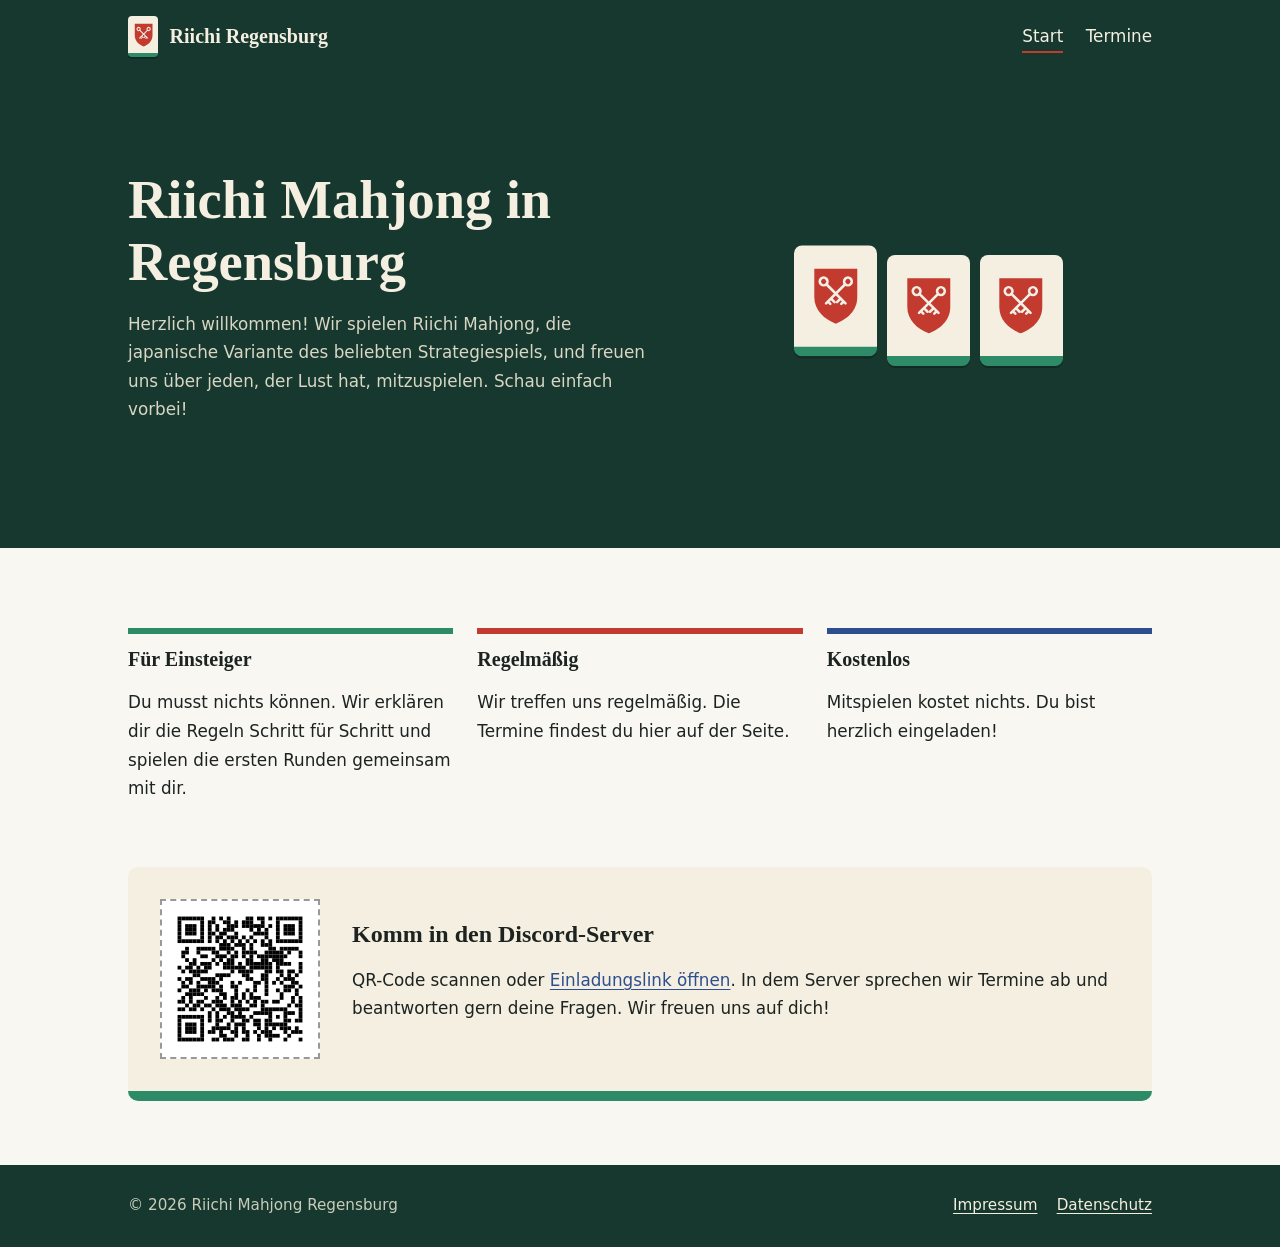
<file: index.html>
<!DOCTYPE html>
<html lang="de">

<head>
  <meta charset="utf-8">
  <meta name="viewport" content="width=device-width, initial-scale=1">
  <title>Start – Riichi Mahjong Regensburg</title>
  <meta name="description" content="Riichi Mahjong spielen in Regensburg – Einsteiger willkommen.">
  <link rel="stylesheet" href="css/style.css">
</head>

<body>
  <header class="site-header">
    <div class="wrap">
      <a class="brand" href="index.html"><svg width="0" height="0" style="position:absolute" aria-hidden="true">
          <symbol id="wappen" viewBox="0 0 60 72">
            <path d="M5 5h50v33c0 16-12 26-25 31C17 64 5 54 5 38Z" fill="#c23b2e" />
            <g transform="rotate(45 30 34)">
              <g fill="none" stroke="#f1efe6" stroke-width="3" stroke-linecap="round">
                <circle cx="30" cy="14" r="4.5" />
                <path d="M30 19V50M30 42h6M30 47h4" />
              </g>
            </g>
            <g transform="translate(60 0) scale(-1 1) rotate(45 30 34)">
              <g fill="none" stroke="#f1efe6" stroke-width="3" stroke-linecap="round">
                <circle cx="30" cy="14" r="4.5" />
                <path d="M30 19V50M30 42h6M30 47h4" />
              </g>
            </g>
          </symbol>
        </svg><span class="tile"><svg viewBox="0 0 60 72">
            <use href="#wappen" />
          </svg></span>Riichi Regensburg</a>
      <nav aria-label="Hauptnavigation">
        <ul>
          <li><a href="index.html" aria-current="page">Start</a>
          </li>
          <li><a href="termine.html">Termine</a></li>
          <!-- </li><li><a href="spielregeln.html">Spielart</a></li>-->
        </ul>
      </nav>
    </div>
  </header>
  <section class="hero">
    <div class="wrap">
      <div>
        <h1>Riichi Mahjong in Regensburg</h1>
        <p>Herzlich willkommen! Wir spielen Riichi Mahjong, die japanische Variante des beliebten Strategiespiels, und
          freuen uns über jeden, der Lust hat, mitzuspielen. Schau einfach vorbei!</p>
        <!-- <a class="btn" href="#join-h">Mitspielen</a> -->
        <!-- <a class="btn ghost" href="spielregeln.html">Spielart</a>-->
      </div>
      <div class="hand" id="hand" aria-hidden="true">
        <span class="tile"><svg viewBox="0 0 60 72">
            <use href="#wappen" />
          </svg></span>
        <span class="tile"><svg viewBox="0 0 60 72">
            <use href="#wappen" />
          </svg></span>
        <span class="tile"><svg viewBox="0 0 60 72">
            <use href="#wappen" />
          </svg></span>
      </div>
    </div>
  </section>
  <main>
    <div class="wrap">
      <div class="facts">
        <section class="fact">
          <h2>Für Einsteiger</h2>
          <p>Du musst nichts können. Wir erklären dir die Regeln Schritt für Schritt und spielen die ersten Runden
            gemeinsam mit dir.</p>
        </section>
        <section class="fact">
          <h2>Regelmäßig</h2>
          <p>Wir treffen uns regelmäßig. Die Termine findest du hier auf der Seite.</p>
        </section>
        <section class="fact">
          <h2>Kostenlos</h2>
          <p>Mitspielen kostet nichts. Du bist herzlich eingeladen!</p>
        </section>
      </div>
      <section class="join" aria-labelledby="join-h">
        <div class="qr">
          <img src="img/discord-qr.svg" alt="QR-Code zur Discord-Server">
        </div>
        <div>
          <h2 id="join-h">Komm in den Discord-Server</h2>
          <p>QR-Code scannen oder <a href="https://discord.gg/yTQrak9PEv">Einladungslink öffnen</a>. In dem Server
            sprechen wir Termine ab und beantworten gern deine Fragen. Wir freuen uns auf dich!</p>
        </div>
      </section>
    </div>
  </main>
  <footer class="site-footer">
    <div class="wrap">
      <span>© 2026 Riichi Mahjong Regensburg</span>
      <ul>
        <li><a href="impressum.html">Impressum</a></li>
        <li><a href="datenschutz.html">Datenschutz</a></li>
      </ul>
    </div>
  </footer>
  <script>
    var tiles = document.querySelectorAll("#hand .tile");
    if (tiles.length) {
      var pick = tiles[Math.floor(Math.random() * tiles.length)];
      pick.classList.add("raised");
    }
  </script>
</body>

</html>
</file>
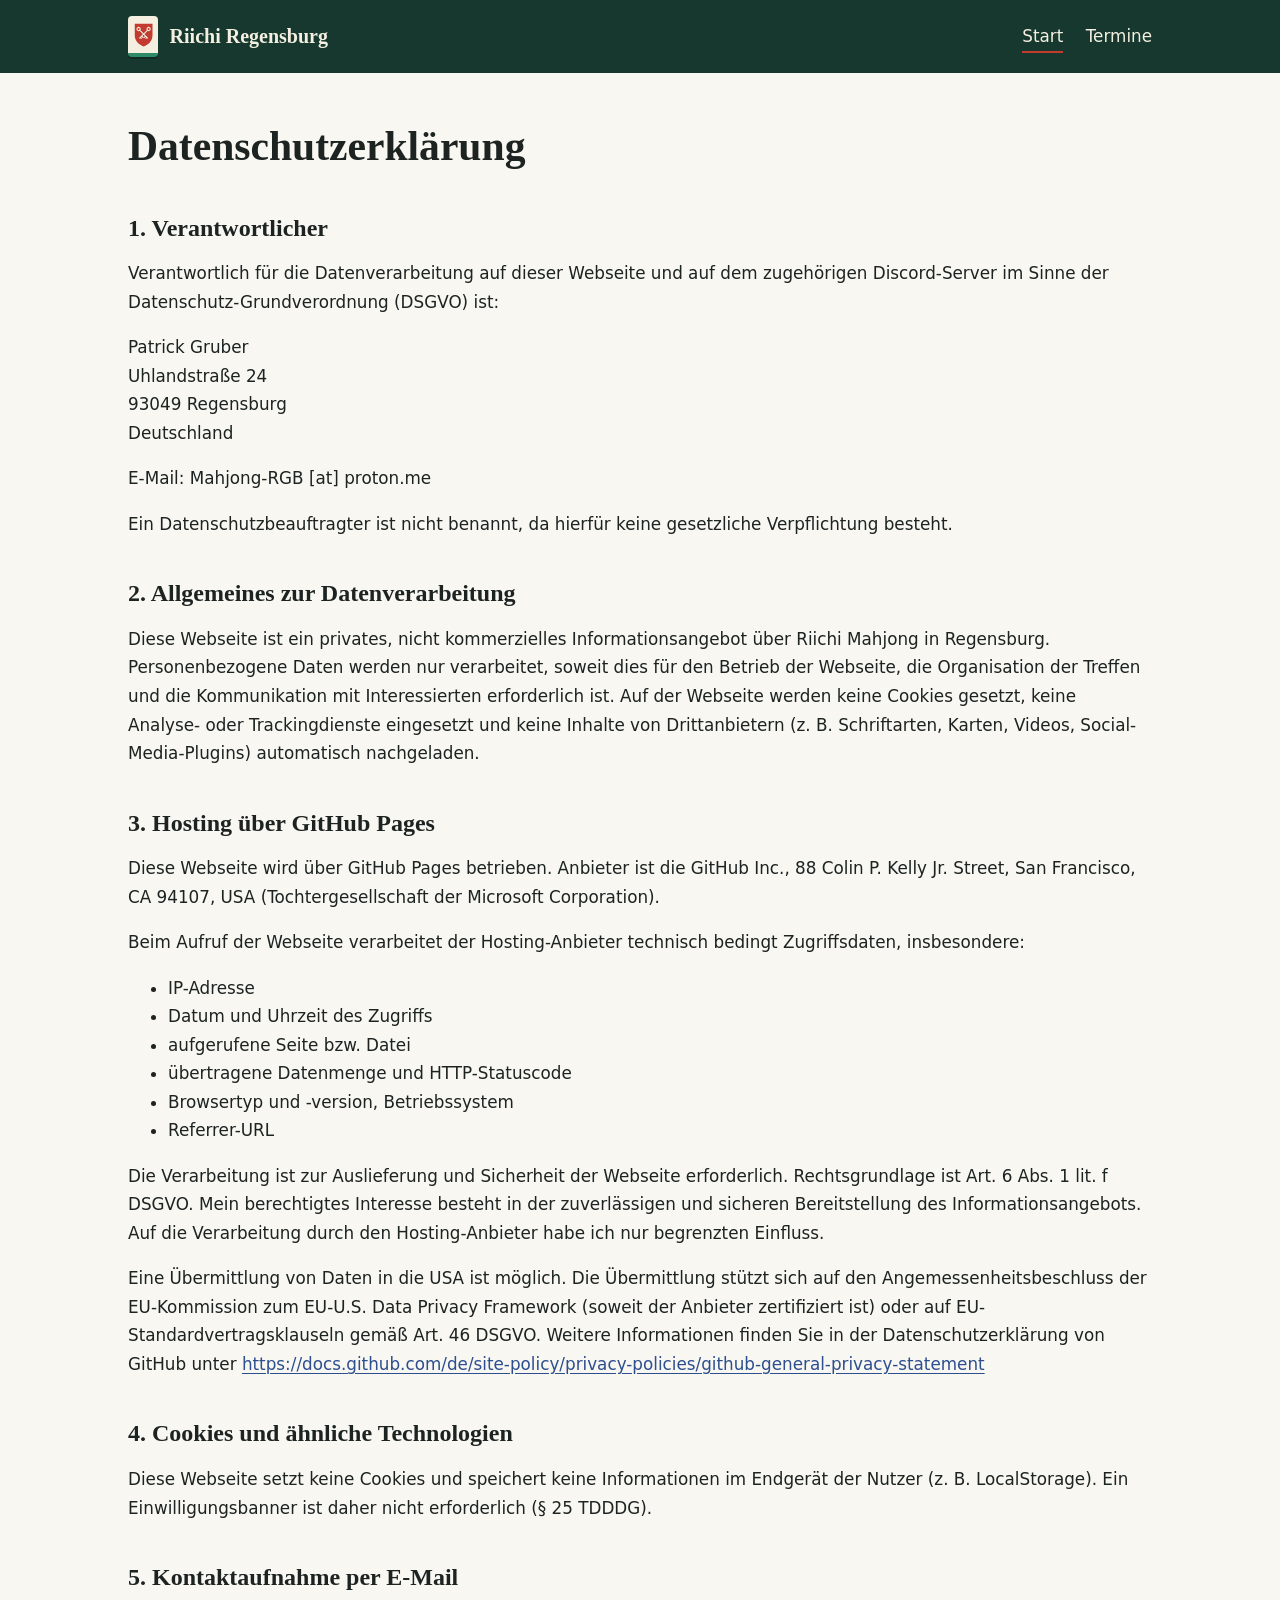
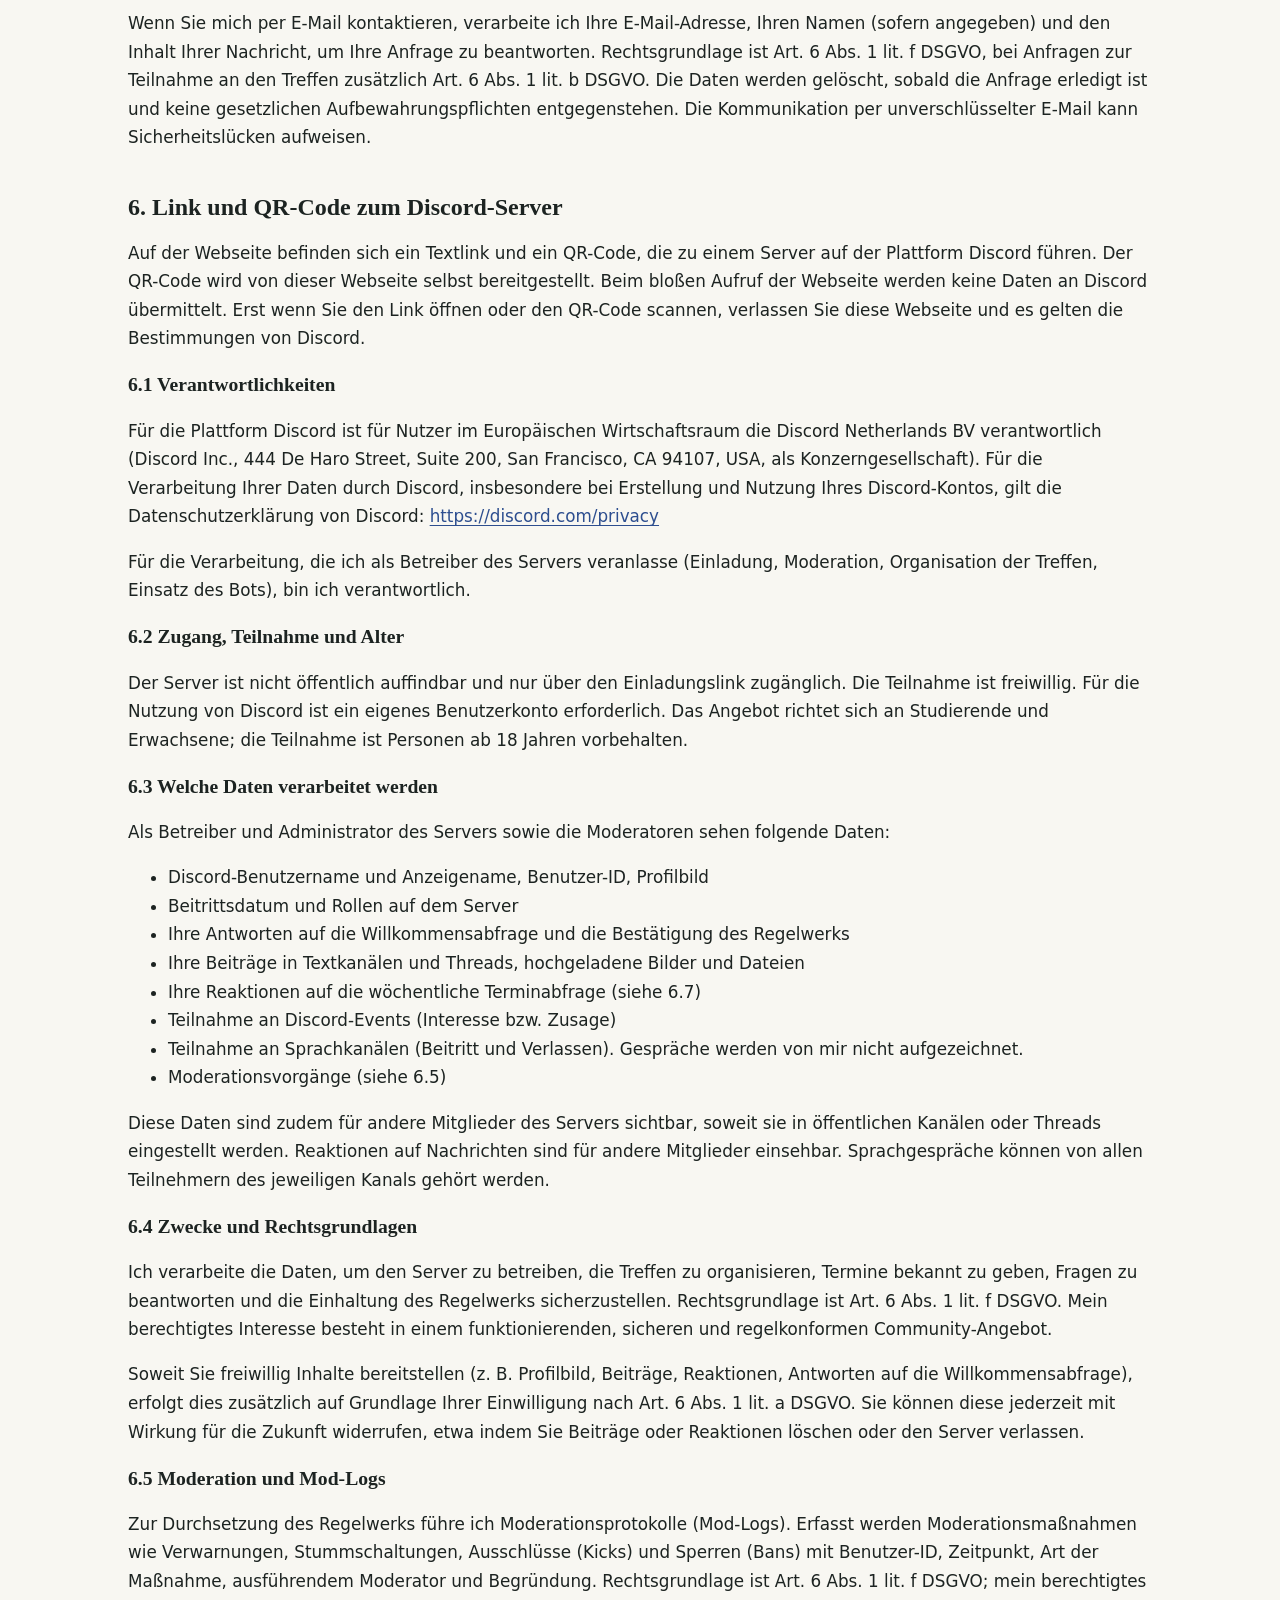
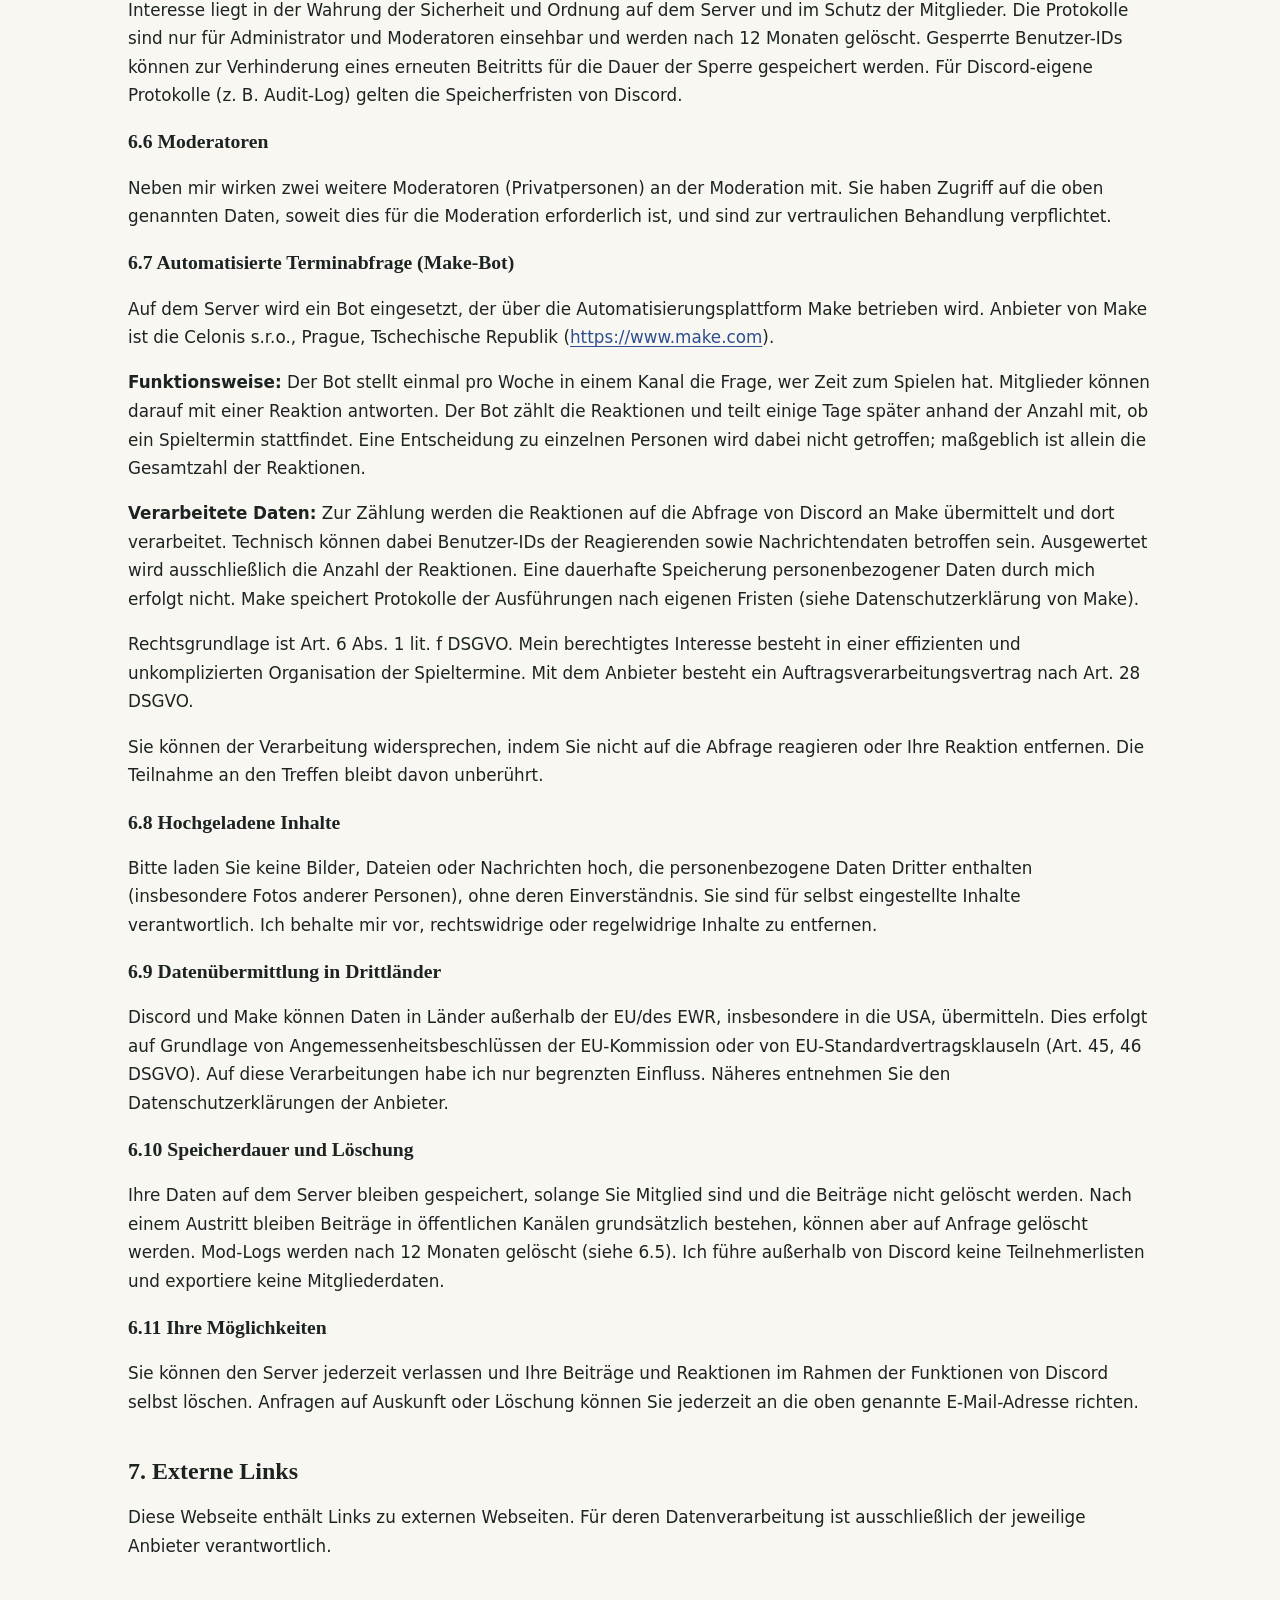
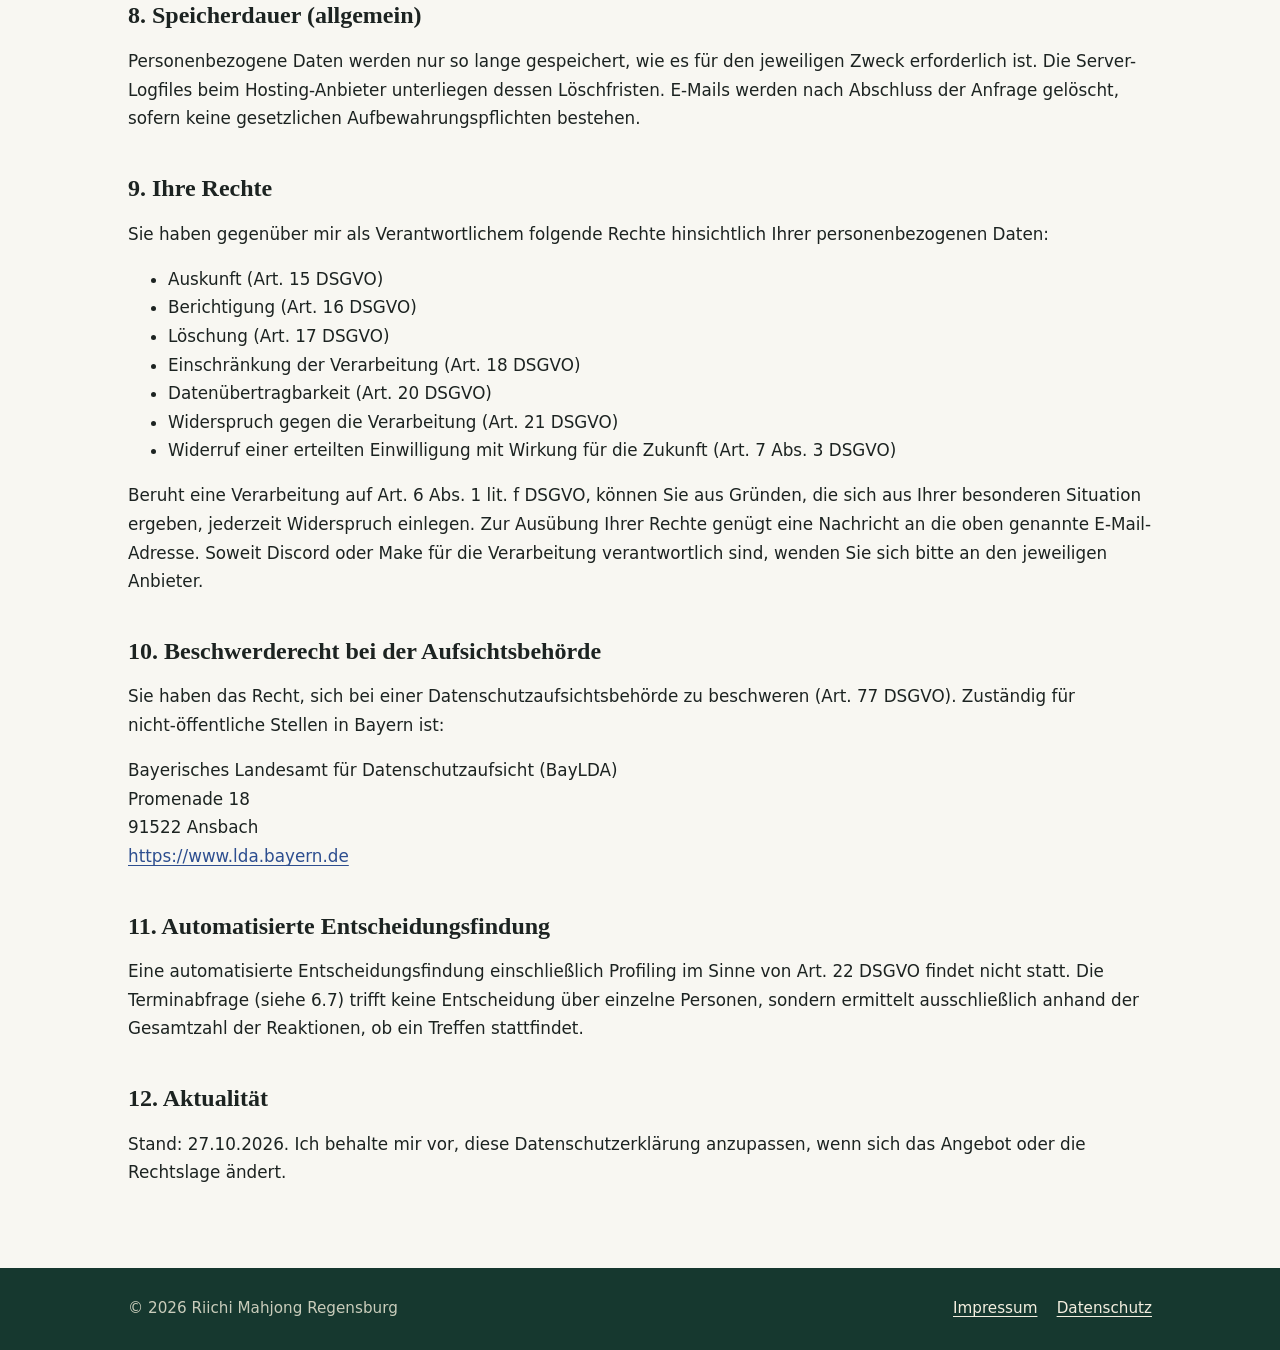
<file: datenschutz.html>
<!DOCTYPE html>
<html lang="de">

<head>
  <meta charset="utf-8">
  <meta name="viewport" content="width=device-width, initial-scale=1">
  <title>Datenschutz – Riichi Mahjong Regensburg</title>
  <meta name="description" content="Datenschutzerklärung">
  <link rel="stylesheet" href="css/style.css">
</head>

<body>
  <header class="site-header">
    <div class="wrap">
      <a class="brand" href="index.html"><svg width="0" height="0" style="position:absolute" aria-hidden="true">
          <symbol id="wappen" viewBox="0 0 60 72">
            <path d="M5 5h50v33c0 16-12 26-25 31C17 64 5 54 5 38Z" fill="#c23b2e" />
            <g transform="rotate(45 30 34)">
              <g fill="none" stroke="#f1efe6" stroke-width="3" stroke-linecap="round">
                <circle cx="30" cy="14" r="4.5" />
                <path d="M30 19V50M30 42h6M30 47h4" />
              </g>
            </g>
            <g transform="translate(60 0) scale(-1 1) rotate(45 30 34)">
              <g fill="none" stroke="#f1efe6" stroke-width="3" stroke-linecap="round">
                <circle cx="30" cy="14" r="4.5" />
                <path d="M30 19V50M30 42h6M30 47h4" />
              </g>
            </g>
          </symbol>
        </svg><span class="tile"><svg viewBox="0 0 60 72">
            <use href="#wappen" />
          </svg></span>Riichi Regensburg</a>
      <nav aria-label="Hauptnavigation">
        <ul>
          <li><a href="index.html" aria-current="page">Start</a>
          </li>
          <li><a href="termine.html">Termine</a>
            <!-- </li><li><a href="spielregeln.html">Spielart</a></li>-->
        </ul>
      </nav>
    </div>
  </header>
  <main>
    <div class="wrap">
<h1>Datenschutzerklärung</h1>

<h2>1. Verantwortlicher</h2>
<p>Verantwortlich für die Datenverarbeitung auf dieser Webseite und auf dem zugehörigen Discord-Server im Sinne der Datenschutz-Grundverordnung (DSGVO) ist:</p>
<p>
Patrick Gruber<br>
Uhlandstraße 24<br>
93049 Regensburg<br>
Deutschland
</p>
<p>
E-Mail: Mahjong-RGB [at] proton.me
</p>
<p>Ein Datenschutzbeauftragter ist nicht benannt, da hierfür keine gesetzliche Verpflichtung besteht.</p>

<h2>2. Allgemeines zur Datenverarbeitung</h2>
<p>Diese Webseite ist ein privates, nicht kommerzielles Informationsangebot über Riichi Mahjong in Regensburg. Personenbezogene Daten werden nur verarbeitet, soweit dies für den Betrieb der Webseite, die Organisation der Treffen und die Kommunikation mit Interessierten erforderlich ist. Auf der Webseite werden keine Cookies gesetzt, keine Analyse- oder Trackingdienste eingesetzt und keine Inhalte von Drittanbietern (z. B. Schriftarten, Karten, Videos, Social-Media-Plugins) automatisch nachgeladen.</p>

<h2>3. Hosting über GitHub Pages</h2>
<p>Diese Webseite wird über GitHub Pages betrieben. Anbieter ist die GitHub Inc., 88 Colin P. Kelly Jr. Street, San Francisco, CA 94107, USA (Tochtergesellschaft der Microsoft Corporation).</p>
<p>Beim Aufruf der Webseite verarbeitet der Hosting-Anbieter technisch bedingt Zugriffsdaten, insbesondere:</p>
<ul>
  <li>IP-Adresse</li>
  <li>Datum und Uhrzeit des Zugriffs</li>
  <li>aufgerufene Seite bzw. Datei</li>
  <li>übertragene Datenmenge und HTTP-Statuscode</li>
  <li>Browsertyp und -version, Betriebssystem</li>
  <li>Referrer-URL</li>
</ul>
<p>Die Verarbeitung ist zur Auslieferung und Sicherheit der Webseite erforderlich. Rechtsgrundlage ist Art. 6 Abs. 1 lit. f DSGVO. Mein berechtigtes Interesse besteht in der zuverlässigen und sicheren Bereitstellung des Informationsangebots. Auf die Verarbeitung durch den Hosting-Anbieter habe ich nur begrenzten Einfluss.</p>
<p>Eine Übermittlung von Daten in die USA ist möglich. Die Übermittlung stützt sich auf den Angemessenheitsbeschluss der EU-Kommission zum EU-U.S. Data Privacy Framework (soweit der Anbieter zertifiziert ist) oder auf EU-Standardvertragsklauseln gemäß Art. 46 DSGVO. Weitere Informationen finden Sie in der Datenschutzerklärung von GitHub unter <a href="https://docs.github.com/de/site-policy/privacy-policies/github-general-privacy-statement" rel="noopener noreferrer">https://docs.github.com/de/site-policy/privacy-policies/github-general-privacy-statement</a></p>

<h2>4. Cookies und ähnliche Technologien</h2>
<p>Diese Webseite setzt keine Cookies und speichert keine Informationen im Endgerät der Nutzer (z. B. LocalStorage). Ein Einwilligungsbanner ist daher nicht erforderlich (§ 25 TDDDG).</p>

<h2>5. Kontaktaufnahme per E-Mail</h2>
<p>Wenn Sie mich per E-Mail kontaktieren, verarbeite ich Ihre E-Mail-Adresse, Ihren Namen (sofern angegeben) und den Inhalt Ihrer Nachricht, um Ihre Anfrage zu beantworten. Rechtsgrundlage ist Art. 6 Abs. 1 lit. f DSGVO, bei Anfragen zur Teilnahme an den Treffen zusätzlich Art. 6 Abs. 1 lit. b DSGVO. Die Daten werden gelöscht, sobald die Anfrage erledigt ist und keine gesetzlichen Aufbewahrungspflichten entgegenstehen. Die Kommunikation per unverschlüsselter E-Mail kann Sicherheitslücken aufweisen.</p>

<h2>6. Link und QR-Code zum Discord-Server</h2>
<p>Auf der Webseite befinden sich ein Textlink und ein QR-Code, die zu einem Server auf der Plattform Discord führen. Der QR-Code wird von dieser Webseite selbst bereitgestellt. Beim bloßen Aufruf der Webseite werden keine Daten an Discord übermittelt. Erst wenn Sie den Link öffnen oder den QR-Code scannen, verlassen Sie diese Webseite und es gelten die Bestimmungen von Discord.</p>

<h3>6.1 Verantwortlichkeiten</h3>
<p>Für die Plattform Discord ist für Nutzer im Europäischen Wirtschaftsraum die Discord Netherlands BV verantwortlich (Discord Inc., 444 De Haro Street, Suite 200, San Francisco, CA 94107, USA, als Konzerngesellschaft). Für die Verarbeitung Ihrer Daten durch Discord, insbesondere bei Erstellung und Nutzung Ihres Discord-Kontos, gilt die Datenschutzerklärung von Discord: <a href="https://discord.com/privacy" rel="noopener noreferrer">https://discord.com/privacy</a></p>
<p>Für die Verarbeitung, die ich als Betreiber des Servers veranlasse (Einladung, Moderation, Organisation der Treffen, Einsatz des Bots), bin ich verantwortlich.</p>

<h3>6.2 Zugang, Teilnahme und Alter</h3>
<p>Der Server ist nicht öffentlich auffindbar und nur über den Einladungslink zugänglich. Die Teilnahme ist freiwillig. Für die Nutzung von Discord ist ein eigenes Benutzerkonto erforderlich. Das Angebot richtet sich an Studierende und Erwachsene; die Teilnahme ist Personen ab 18 Jahren vorbehalten.</p>

<h3>6.3 Welche Daten verarbeitet werden</h3>
<p>Als Betreiber und Administrator des Servers sowie die Moderatoren sehen folgende Daten:</p>
<ul>
  <li>Discord-Benutzername und Anzeigename, Benutzer-ID, Profilbild</li>
  <li>Beitrittsdatum und Rollen auf dem Server</li>
  <li>Ihre Antworten auf die Willkommensabfrage und die Bestätigung des Regelwerks</li>
  <li>Ihre Beiträge in Textkanälen und Threads, hochgeladene Bilder und Dateien</li>
  <li>Ihre Reaktionen auf die wöchentliche Terminabfrage (siehe 6.7)</li>
  <li>Teilnahme an Discord-Events (Interesse bzw. Zusage)</li>
  <li>Teilnahme an Sprachkanälen (Beitritt und Verlassen). Gespräche werden von mir nicht aufgezeichnet.</li>
  <li>Moderationsvorgänge (siehe 6.5)</li>
</ul>
<p>Diese Daten sind zudem für andere Mitglieder des Servers sichtbar, soweit sie in öffentlichen Kanälen oder Threads eingestellt werden. Reaktionen auf Nachrichten sind für andere Mitglieder einsehbar. Sprachgespräche können von allen Teilnehmern des jeweiligen Kanals gehört werden.</p>

<h3>6.4 Zwecke und Rechtsgrundlagen</h3>
<p>Ich verarbeite die Daten, um den Server zu betreiben, die Treffen zu organisieren, Termine bekannt zu geben, Fragen zu beantworten und die Einhaltung des Regelwerks sicherzustellen. Rechtsgrundlage ist Art. 6 Abs. 1 lit. f DSGVO. Mein berechtigtes Interesse besteht in einem funktionierenden, sicheren und regelkonformen Community-Angebot.</p>
<p>Soweit Sie freiwillig Inhalte bereitstellen (z. B. Profilbild, Beiträge, Reaktionen, Antworten auf die Willkommensabfrage), erfolgt dies zusätzlich auf Grundlage Ihrer Einwilligung nach Art. 6 Abs. 1 lit. a DSGVO. Sie können diese jederzeit mit Wirkung für die Zukunft widerrufen, etwa indem Sie Beiträge oder Reaktionen löschen oder den Server verlassen.</p>

<h3>6.5 Moderation und Mod-Logs</h3>
<p>Zur Durchsetzung des Regelwerks führe ich Moderationsprotokolle (Mod-Logs). Erfasst werden Moderationsmaßnahmen wie Verwarnungen, Stummschaltungen, Ausschlüsse (Kicks) und Sperren (Bans) mit Benutzer-ID, Zeitpunkt, Art der Maßnahme, ausführendem Moderator und Begründung. Rechtsgrundlage ist Art. 6 Abs. 1 lit. f DSGVO; mein berechtigtes Interesse liegt in der Wahrung der Sicherheit und Ordnung auf dem Server und im Schutz der Mitglieder. Die Protokolle sind nur für Administrator und Moderatoren einsehbar und werden nach 12 Monaten gelöscht. Gesperrte Benutzer-IDs können zur Verhinderung eines erneuten Beitritts für die Dauer der Sperre gespeichert werden. Für Discord-eigene Protokolle (z. B. Audit-Log) gelten die Speicherfristen von Discord.</p>

<h3>6.6 Moderatoren</h3>
<p>Neben mir wirken zwei weitere Moderatoren (Privatpersonen) an der Moderation mit. Sie haben Zugriff auf die oben genannten Daten, soweit dies für die Moderation erforderlich ist, und sind zur vertraulichen Behandlung verpflichtet.</p>

<h3>6.7 Automatisierte Terminabfrage (Make-Bot)</h3>
<p>Auf dem Server wird ein Bot eingesetzt, der über die Automatisierungsplattform Make betrieben wird. Anbieter von Make ist die Celonis s.r.o., Prague, Tschechische Republik (<a href="https://www.make.com" rel="noopener noreferrer">https://www.make.com</a>).</p>
<p><strong>Funktionsweise:</strong> Der Bot stellt einmal pro Woche in einem Kanal die Frage, wer Zeit zum Spielen hat. Mitglieder können darauf mit einer Reaktion antworten. Der Bot zählt die Reaktionen und teilt einige Tage später anhand der Anzahl mit, ob ein Spieltermin stattfindet. Eine Entscheidung zu einzelnen Personen wird dabei nicht getroffen; maßgeblich ist allein die Gesamtzahl der Reaktionen.</p>
<p><strong>Verarbeitete Daten:</strong> Zur Zählung werden die Reaktionen auf die Abfrage von Discord an Make übermittelt und dort verarbeitet. Technisch können dabei Benutzer-IDs der Reagierenden sowie Nachrichtendaten betroffen sein. Ausgewertet wird ausschließlich die Anzahl der Reaktionen. Eine dauerhafte Speicherung personenbezogener Daten durch mich erfolgt nicht. Make speichert Protokolle der Ausführungen nach eigenen Fristen (siehe Datenschutzerklärung von Make).</p>
<p>Rechtsgrundlage ist Art. 6 Abs. 1 lit. f DSGVO. Mein berechtigtes Interesse besteht in einer effizienten und unkomplizierten Organisation der Spieltermine. Mit dem Anbieter besteht ein Auftragsverarbeitungsvertrag nach Art. 28 DSGVO.</p>
<p>Sie können der Verarbeitung widersprechen, indem Sie nicht auf die Abfrage reagieren oder Ihre Reaktion entfernen. Die Teilnahme an den Treffen bleibt davon unberührt.</p>

<h3>6.8 Hochgeladene Inhalte</h3>
<p>Bitte laden Sie keine Bilder, Dateien oder Nachrichten hoch, die personenbezogene Daten Dritter enthalten (insbesondere Fotos anderer Personen), ohne deren Einverständnis. Sie sind für selbst eingestellte Inhalte verantwortlich. Ich behalte mir vor, rechtswidrige oder regelwidrige Inhalte zu entfernen.</p>

<h3>6.9 Datenübermittlung in Drittländer</h3>
<p>Discord und Make können Daten in Länder außerhalb der EU/des EWR, insbesondere in die USA, übermitteln. Dies erfolgt auf Grundlage von Angemessenheitsbeschlüssen der EU-Kommission oder von EU-Standardvertragsklauseln (Art. 45, 46 DSGVO). Auf diese Verarbeitungen habe ich nur begrenzten Einfluss. Näheres entnehmen Sie den Datenschutzerklärungen der Anbieter.</p>

<h3>6.10 Speicherdauer und Löschung</h3>
<p>Ihre Daten auf dem Server bleiben gespeichert, solange Sie Mitglied sind und die Beiträge nicht gelöscht werden. Nach einem Austritt bleiben Beiträge in öffentlichen Kanälen grundsätzlich bestehen, können aber auf Anfrage gelöscht werden. Mod-Logs werden nach 12 Monaten gelöscht (siehe 6.5). Ich führe außerhalb von Discord keine Teilnehmerlisten und exportiere keine Mitgliederdaten.</p>

<h3>6.11 Ihre Möglichkeiten</h3>
<p>Sie können den Server jederzeit verlassen und Ihre Beiträge und Reaktionen im Rahmen der Funktionen von Discord selbst löschen. Anfragen auf Auskunft oder Löschung können Sie jederzeit an die oben genannte E-Mail-Adresse richten.</p>

<h2>7. Externe Links</h2>
<p>Diese Webseite enthält Links zu externen Webseiten. Für deren Datenverarbeitung ist ausschließlich der jeweilige Anbieter verantwortlich.</p>

<h2>8. Speicherdauer (allgemein)</h2>
<p>Personenbezogene Daten werden nur so lange gespeichert, wie es für den jeweiligen Zweck erforderlich ist. Die Server-Logfiles beim Hosting-Anbieter unterliegen dessen Löschfristen. E-Mails werden nach Abschluss der Anfrage gelöscht, sofern keine gesetzlichen Aufbewahrungspflichten bestehen.</p>

<h2>9. Ihre Rechte</h2>
<p>Sie haben gegenüber mir als Verantwortlichem folgende Rechte hinsichtlich Ihrer personenbezogenen Daten:</p>
<ul>
  <li>Auskunft (Art. 15 DSGVO)</li>
  <li>Berichtigung (Art. 16 DSGVO)</li>
  <li>Löschung (Art. 17 DSGVO)</li>
  <li>Einschränkung der Verarbeitung (Art. 18 DSGVO)</li>
  <li>Datenübertragbarkeit (Art. 20 DSGVO)</li>
  <li>Widerspruch gegen die Verarbeitung (Art. 21 DSGVO)</li>
  <li>Widerruf einer erteilten Einwilligung mit Wirkung für die Zukunft (Art. 7 Abs. 3 DSGVO)</li>
</ul>
<p>Beruht eine Verarbeitung auf Art. 6 Abs. 1 lit. f DSGVO, können Sie aus Gründen, die sich aus Ihrer besonderen Situation ergeben, jederzeit Widerspruch einlegen. Zur Ausübung Ihrer Rechte genügt eine Nachricht an die oben genannte E-Mail-Adresse. Soweit Discord oder Make für die Verarbeitung verantwortlich sind, wenden Sie sich bitte an den jeweiligen Anbieter.</p>

<h2>10. Beschwerderecht bei der Aufsichtsbehörde</h2>
<p>Sie haben das Recht, sich bei einer Datenschutzaufsichtsbehörde zu beschweren (Art. 77 DSGVO). Zuständig für nicht-öffentliche Stellen in Bayern ist:</p>
<p>
Bayerisches Landesamt für Datenschutzaufsicht (BayLDA)<br>
Promenade 18<br>
91522 Ansbach<br>
<a href="https://www.lda.bayern.de" rel="noopener noreferrer">https://www.lda.bayern.de</a>
</p>

<h2>11. Automatisierte Entscheidungsfindung</h2>
<p>Eine automatisierte Entscheidungsfindung einschließlich Profiling im Sinne von Art. 22 DSGVO findet nicht statt. Die Terminabfrage (siehe 6.7) trifft keine Entscheidung über einzelne Personen, sondern ermittelt ausschließlich anhand der Gesamtzahl der Reaktionen, ob ein Treffen stattfindet.</p>

<h2>12. Aktualität</h2>
<p>Stand: 27.10.2026. Ich behalte mir vor, diese Datenschutzerklärung anzupassen, wenn sich das Angebot oder die Rechtslage ändert.</p>
    </div>
  </main>
  <footer class="site-footer">
    <div class="wrap">
      <span>© 2026 Riichi Mahjong Regensburg</span>
      <ul>
        <li><a href="impressum.html">Impressum</a></li>
        <li><a href="datenschutz.html">Datenschutz</a></li>
      </ul>
    </div>
  </footer>
</body>

</html>
</file>
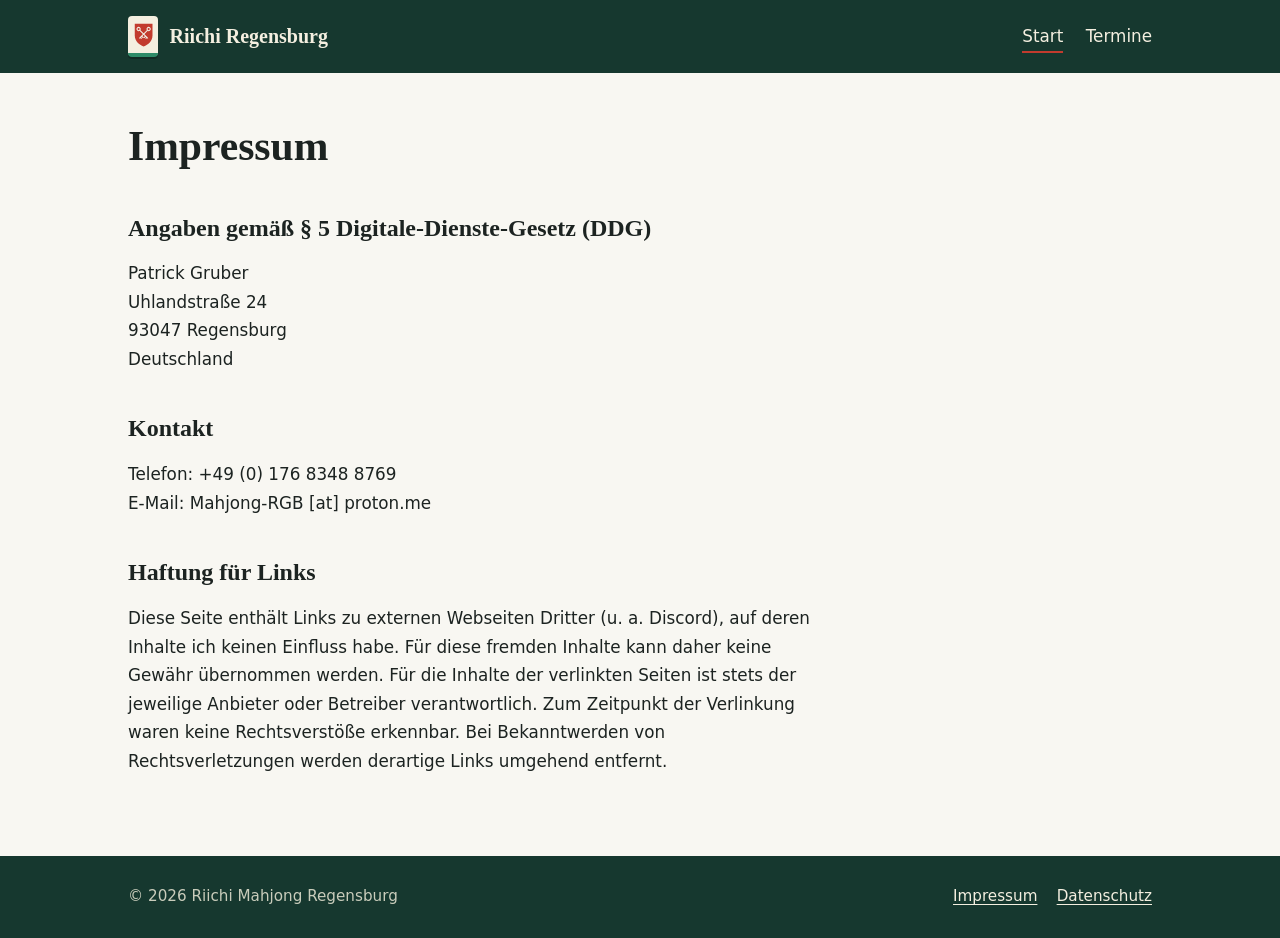
<file: impressum.html>
<!DOCTYPE html>
<html lang="de">

<head>
  <meta charset="utf-8">
  <meta name="viewport" content="width=device-width, initial-scale=1">
  <title>Impressum – Riichi Mahjong Regensburg</title>
  <meta name="description" content="Impressum">
  <link rel="stylesheet" href="css/style.css">
</head>

<body>
  <header class="site-header">
    <div class="wrap">
      <a class="brand" href="index.html"><svg width="0" height="0" style="position:absolute" aria-hidden="true">
          <symbol id="wappen" viewBox="0 0 60 72">
            <path d="M5 5h50v33c0 16-12 26-25 31C17 64 5 54 5 38Z" fill="#c23b2e" />
            <g transform="rotate(45 30 34)">
              <g fill="none" stroke="#f1efe6" stroke-width="3" stroke-linecap="round">
                <circle cx="30" cy="14" r="4.5" />
                <path d="M30 19V50M30 42h6M30 47h4" />
              </g>
            </g>
            <g transform="translate(60 0) scale(-1 1) rotate(45 30 34)">
              <g fill="none" stroke="#f1efe6" stroke-width="3" stroke-linecap="round">
                <circle cx="30" cy="14" r="4.5" />
                <path d="M30 19V50M30 42h6M30 47h4" />
              </g>
            </g>
          </symbol>
        </svg><span class="tile"><svg viewBox="0 0 60 72">
            <use href="#wappen" />
          </svg></span>Riichi Regensburg</a>
      <nav aria-label="Hauptnavigation">
        <ul>
          <li><a href="index.html" aria-current="page">Start</a>
          </li>
          <li><a href="termine.html">Termine</a>
            <!-- </li><li><a href="spielregeln.html">Spielart</a></li>-->
        </ul>
      </nav>
    </div>
  </header>
  <main>
    <div class="wrap">
      <h1>Impressum</h1>
      <div class="prose">
        <h2>Angaben gemäß § 5 Digitale-Dienste-Gesetz (DDG)</h2>
        <p>
          Patrick Gruber<br>
          Uhlandstraße 24<br>
          93047 Regensburg<br>
          Deutschland
        </p>

        <h2>Kontakt</h2>
        <p>
          Telefon: +49 (0) 176 8348 8769<br>
          E-Mail: Mahjong-RGB [at] proton.me</a>
        </p>

        <h2>Haftung für Links</h2>
        <p>
          Diese Seite enthält Links zu externen Webseiten Dritter (u. a. Discord), auf deren Inhalte ich keinen Einfluss
          habe. Für diese fremden Inhalte kann daher keine Gewähr übernommen werden. Für die Inhalte der verlinkten
          Seiten ist stets der jeweilige Anbieter oder Betreiber verantwortlich. Zum Zeitpunkt der Verlinkung waren
          keine Rechtsverstöße erkennbar. Bei Bekanntwerden von Rechtsverletzungen werden derartige Links umgehend
          entfernt.
        </p>
      </div>
    </div>
  </main>
  <footer class="site-footer">
    <div class="wrap">
      <span>© 2026 Riichi Mahjong Regensburg</span>
      <ul>
        <li><a href="impressum.html">Impressum</a></li>
        <li><a href="datenschutz.html">Datenschutz</a></li>
      </ul>
    </div>
  </footer>
</body>

</html>
</file>
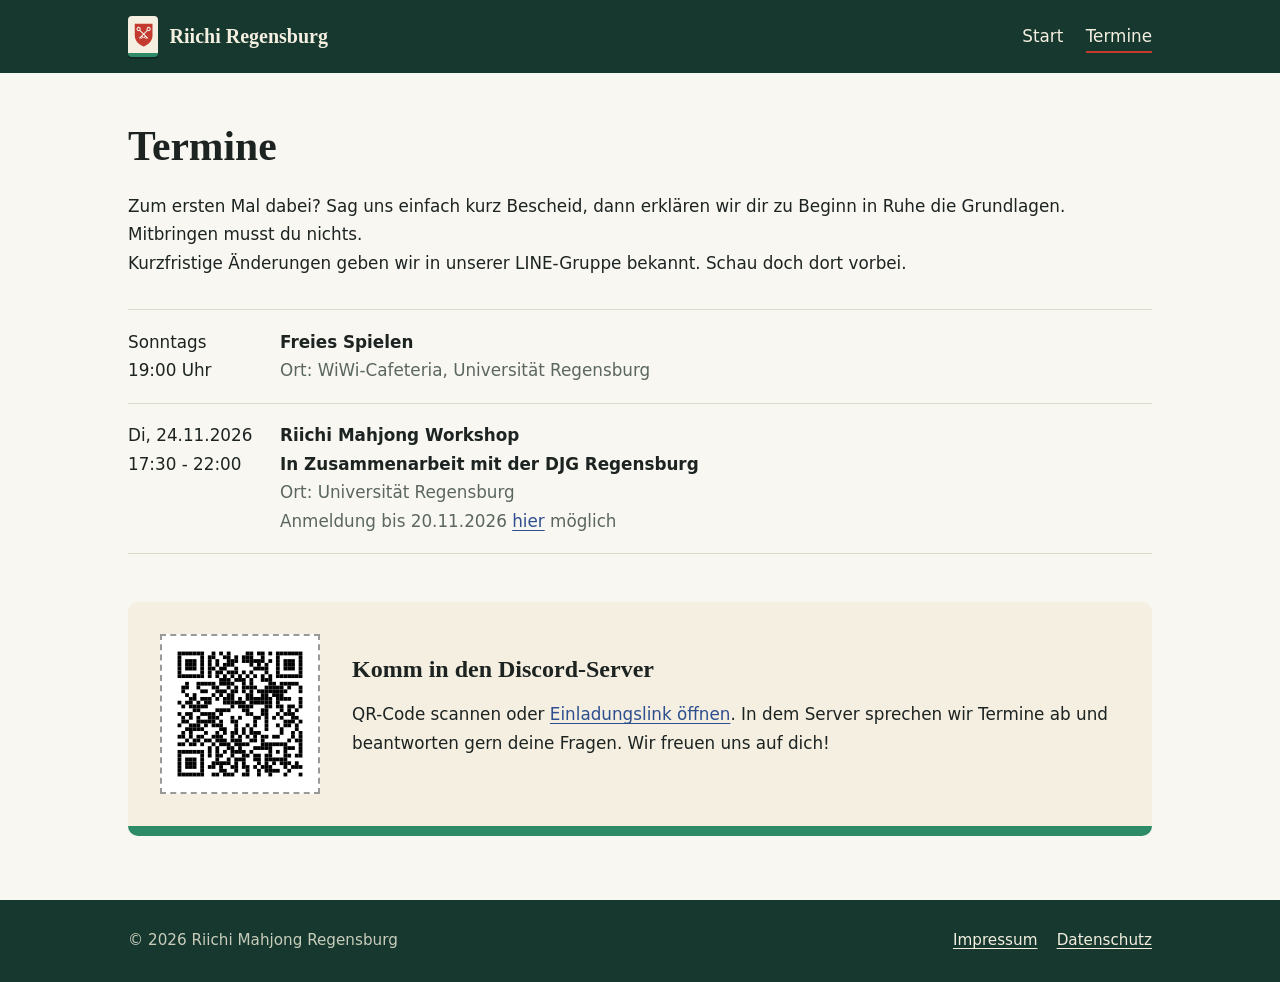
<file: termine.html>
<!DOCTYPE html>
<html lang="de">

<head>
  <meta charset="utf-8">
  <meta name="viewport" content="width=device-width, initial-scale=1">
  <title>Termine – Riichi Mahjong Regensburg</title>
  <meta name="description" content="Kommende Spieltermine für Riichi Mahjong in Regensburg.">
  <link rel="stylesheet" href="css/style.css">
</head>

<body>
  <header class="site-header">
    <div class="wrap">
      <a class="brand" href="index.html"><svg width="0" height="0" style="position:absolute" aria-hidden="true">
          <symbol id="wappen" viewBox="0 0 60 72">
            <path d="M5 5h50v33c0 16-12 26-25 31C17 64 5 54 5 38Z" fill="#c23b2e" />
            <g transform="rotate(45 30 34)">
              <g fill="none" stroke="#f1efe6" stroke-width="3" stroke-linecap="round">
                <circle cx="30" cy="14" r="4.5" />
                <path d="M30 19V50M30 42h6M30 47h4" />
              </g>
            </g>
            <g transform="translate(60 0) scale(-1 1) rotate(45 30 34)">
              <g fill="none" stroke="#f1efe6" stroke-width="3" stroke-linecap="round">
                <circle cx="30" cy="14" r="4.5" />
                <path d="M30 19V50M30 42h6M30 47h4" />
              </g>
            </g>
          </symbol>
        </svg><span class="tile"><svg viewBox="0 0 60 72">
            <use href="#wappen" />
          </svg></span>Riichi Regensburg</a>
      <nav aria-label="Hauptnavigation">
        <ul>
          <li><a href="index.html">Start</a>
          </li>
          <li><a href="termine.html" aria-current="page">Termine</a>
            <!-- </li><li><a href="spielregeln.html">Spielart</a></li>-->
        </ul>
      </nav>
    </div>
  </header>
  <main>
    <div class="wrap">
      <h1>Termine</h1>
      <p class="lead">
      <p>Zum ersten Mal dabei? Sag uns einfach kurz Bescheid, dann erklären wir dir zu Beginn in Ruhe die Grundlagen.
        Mitbringen musst du nichts. <br>Kurzfristige Änderungen geben wir in unserer LINE-Gruppe bekannt. Schau doch
        dort vorbei.</p>
      </p>
      <ul class="dates">
        <li>Sonntags <br>19:00 Uhr<div><strong>Freies Spielen</strong><span>Ort: WiWi-Cafeteria, Universität Regensburg</span></div>
        </li>
        <li>
          Di, 24.11.2026<br> 17:30 - 22:00 <div><strong>Riichi Mahjong Workshop<br> In Zusammenarbeit mit der DJG Regensburg</strong><span>Ort: Universität Regensburg<br>Anmeldung bis 20.11.2026 <a href="https://djg-regensburg.de/de/mahjong-workhop-2026/" target="blank">hier</a> möglich</span></div>
        </li>
      </ul>
      <section class="join" aria-labelledby="join-h">
        <div class="qr">
          <img src="img/discord-qr.svg" alt="QR-Code zur Discord-Server">
        </div>
        <div>
          <h2 id="join-h">Komm in den Discord-Server</h2>
          <p>QR-Code scannen oder <a href="https://discord.gg/yTQrak9PEv">Einladungslink öffnen</a>. In dem Server
            sprechen wir Termine ab und beantworten gern deine Fragen. Wir freuen uns auf dich!</p>
        </div>
      </section>
    </div>
  </main>
  <footer class="site-footer">
    <div class="wrap">
      <span>© 2026 Riichi Mahjong Regensburg</span>
      <ul>
        <li><a href="impressum.html">Impressum</a></li>
        <li><a href="datenschutz.html">Datenschutz</a></li>
      </ul>
    </div>
  </footer>
</body>

</html>
</file>
<file: css/style.css>
:root{
  --felt:#16382f; --felt-2:#1f4a3f; --tile:#f4efe0; --jade:#2e8b68;
  --red:#c23b2e; --blue:#2d4e8f; --ink:#1c2321; --muted:#5b6660;
  --bg:#f8f7f2; --line:#dcd9cc;
  --font:"Noto Sans JP","Segoe UI",system-ui,-apple-system,sans-serif;
  --font-display:"Noto Serif JP","Hiragino Mincho ProN","Yu Mincho",Georgia,serif;
}
@media (prefers-color-scheme:dark){
  :root{--bg:#101a17;--ink:#ece8d8;--muted:#a3ada7;--line:#2a3a35}
}
*{box-sizing:border-box}
html{scroll-padding-top:5rem}
body{margin:0;font:1.05rem/1.7 var(--font);color:var(--ink);background:var(--bg)}
a{color:var(--blue);text-underline-offset:.2em}
@media (prefers-color-scheme:dark){a{color:#8fb0ea}}
:focus-visible{outline:3px solid var(--red);outline-offset:3px}
.wrap{width:min(100% - 2rem,64rem);margin-inline:auto}

/* Header */
.site-header{background:var(--felt);color:var(--tile)}
.site-header .wrap{display:flex;flex-wrap:wrap;align-items:center;justify-content:space-between;gap:.5rem 2rem;padding-block:1rem}
.brand{font:700 1.25rem var(--font-display);color:var(--tile);text-decoration:none;display:flex;align-items:center;gap:.7rem}
.brand .tile{width:1.9rem;border-radius:4px;border-bottom-width:4px}
.brand .tile svg{width:70%;height:auto}
nav ul{list-style:none;display:flex;flex-wrap:wrap;gap:.25rem 1.4rem;margin:0;padding:0}
nav a{color:var(--tile);text-decoration:none;padding:.3rem 0;border-bottom:2px solid transparent}
nav a:hover{border-color:var(--jade)}
nav a[aria-current="page"]{border-color:var(--red)}

/* Mahjong tile */
.tile{display:inline-grid;place-items:center;aspect-ratio:3/4;width:5.2rem;
  background:var(--tile);color:var(--ink);border-radius:8px;
  border-bottom:10px solid var(--jade);box-shadow:0 2px 0 rgba(0,0,0,.25);
  font:700 2.4rem/1 var(--font-display)}
.tile.red{color:var(--red)} .tile.blue{color:var(--blue)} .tile.green{color:var(--jade)}

/* Hero */
.hero{background:var(--felt);color:var(--tile);padding-block:clamp(3rem,8vw,6rem)}
.hero .wrap{display:grid;gap:2.5rem;grid-template-columns:1.2fr 1fr;align-items:center}
.hero h1{font:700 clamp(2rem,5vw,3.4rem)/1.15 var(--font-display);margin:0 0 1rem}
.hero p{max-width:34rem;margin:0 0 1.75rem;color:#d9d6c4}
.hand{display:flex;gap:.6rem;justify-content:center;flex-wrap:wrap}
.hand .tile.raised{transform:translateY(-.6rem)}
.hand .tile svg{width:62%;height:auto}
.btn{display:inline-block;padding:.7rem 1.4rem;border-radius:6px;background:var(--red);color:#fff;font-weight:700;text-decoration:none}
.btn:hover{background:#a72f24}
.btn.ghost{background:transparent;border:2px solid var(--tile);color:var(--tile);margin-left:.5rem}
.btn.ghost:hover{background:var(--felt-2)}


/* Content */
main{padding-block:3rem 4rem}
h1,h2,h3{font-family:var(--font-display);line-height:1.25}
main h1{font-size:clamp(1.9rem,4vw,2.6rem);margin:0 0 1rem}
main h2{font-size:1.5rem;margin:2.5rem 0 .5rem}
.lead{font-size:1.2rem;color:var(--muted);max-width:40rem}
.prose{max-width:44rem}
.facts{display:grid;gap:1.5rem;grid-template-columns:repeat(auto-fit,minmax(15rem,1fr));margin-top:2rem}
.fact{border-top:6px solid var(--jade);padding-top:.8rem}
.fact:nth-child(2){border-color:var(--red)} .fact:nth-child(3){border-color:var(--blue)}
.fact h2{margin:0 0 .3rem;font-size:1.25rem}

/* Termine */
.dates{list-style:none;margin:2rem 0 0;padding:0;border-top:1px solid var(--line)}
.dates li{display:grid;grid-template-columns:8.5rem 1fr;gap:1rem;padding:1.1rem 0;border-bottom:1px solid var(--line)}
.dates time{font-weight:700}
.dates strong{display:block}
.dates span{color:var(--muted)}

/* LINE / QR */
.join{background:var(--tile);color:#1c2321;border-radius:10px;padding:2rem;margin-top:3rem;
  display:grid;grid-template-columns:auto 1fr;gap:2rem;align-items:center;border-bottom:10px solid var(--jade)}
.join h2{margin:0 0 .5rem}
.join a{color:var(--blue)}
.qr{width:10rem;aspect-ratio:1;background:#fff;border:2px dashed #999;display:grid;place-items:center;
  text-align:center;font-size:.9rem;color:#666;padding:.5rem}
.qr img{width:100%;height:auto;display:block}

/* Footer */
.site-footer{background:var(--felt);color:#c9ccbb;padding-block:1.75rem;font-size:.95rem}
.site-footer .wrap{display:flex;flex-wrap:wrap;justify-content:space-between;gap:.5rem 2rem}
.site-footer a{color:var(--tile)}
.site-footer ul{list-style:none;display:flex;gap:1.2rem;margin:0;padding:0}

@media (max-width:42rem){
  .hero .wrap{grid-template-columns:1fr}
  .hand .tile{width:4rem;font-size:1.9rem}
  .dates li{grid-template-columns:1fr;gap:.1rem}
  .join{grid-template-columns:1fr;justify-items:start}
  .btn.ghost{margin:.5rem 0 0}
}
</file>
